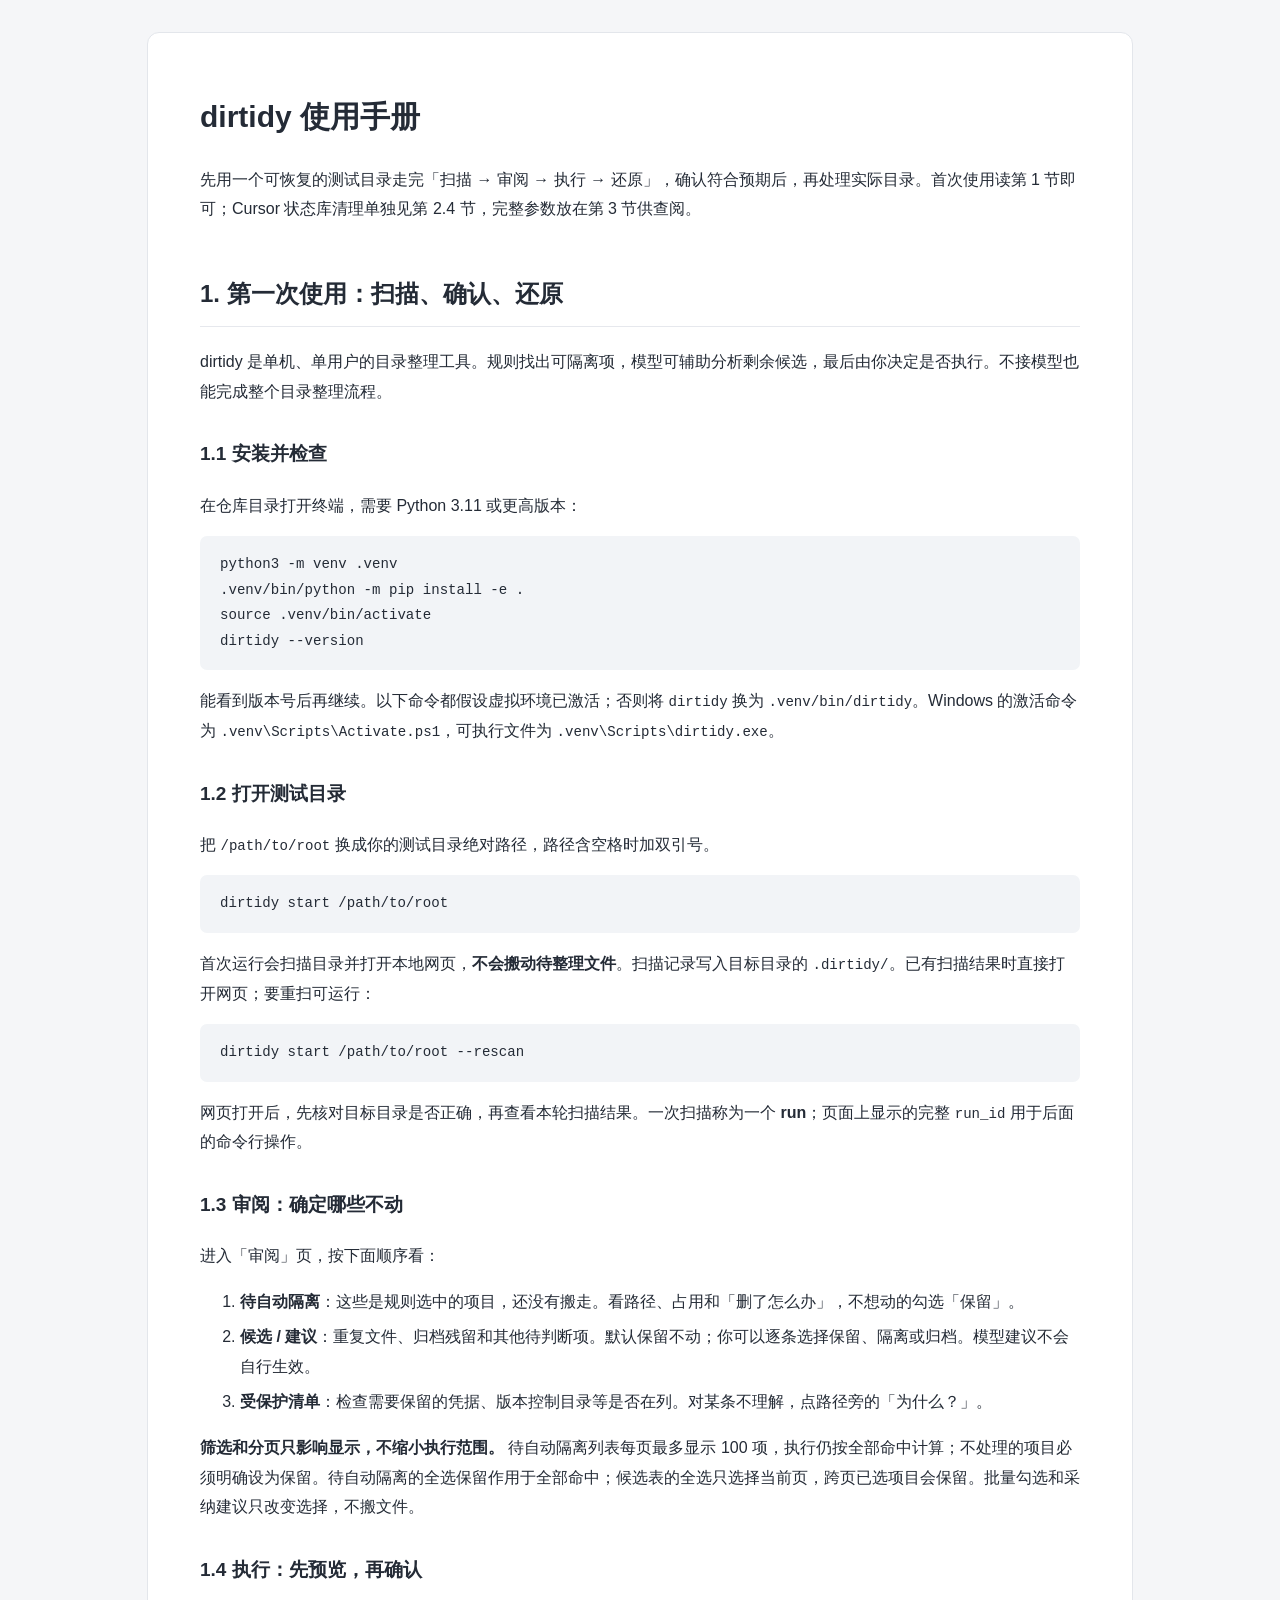
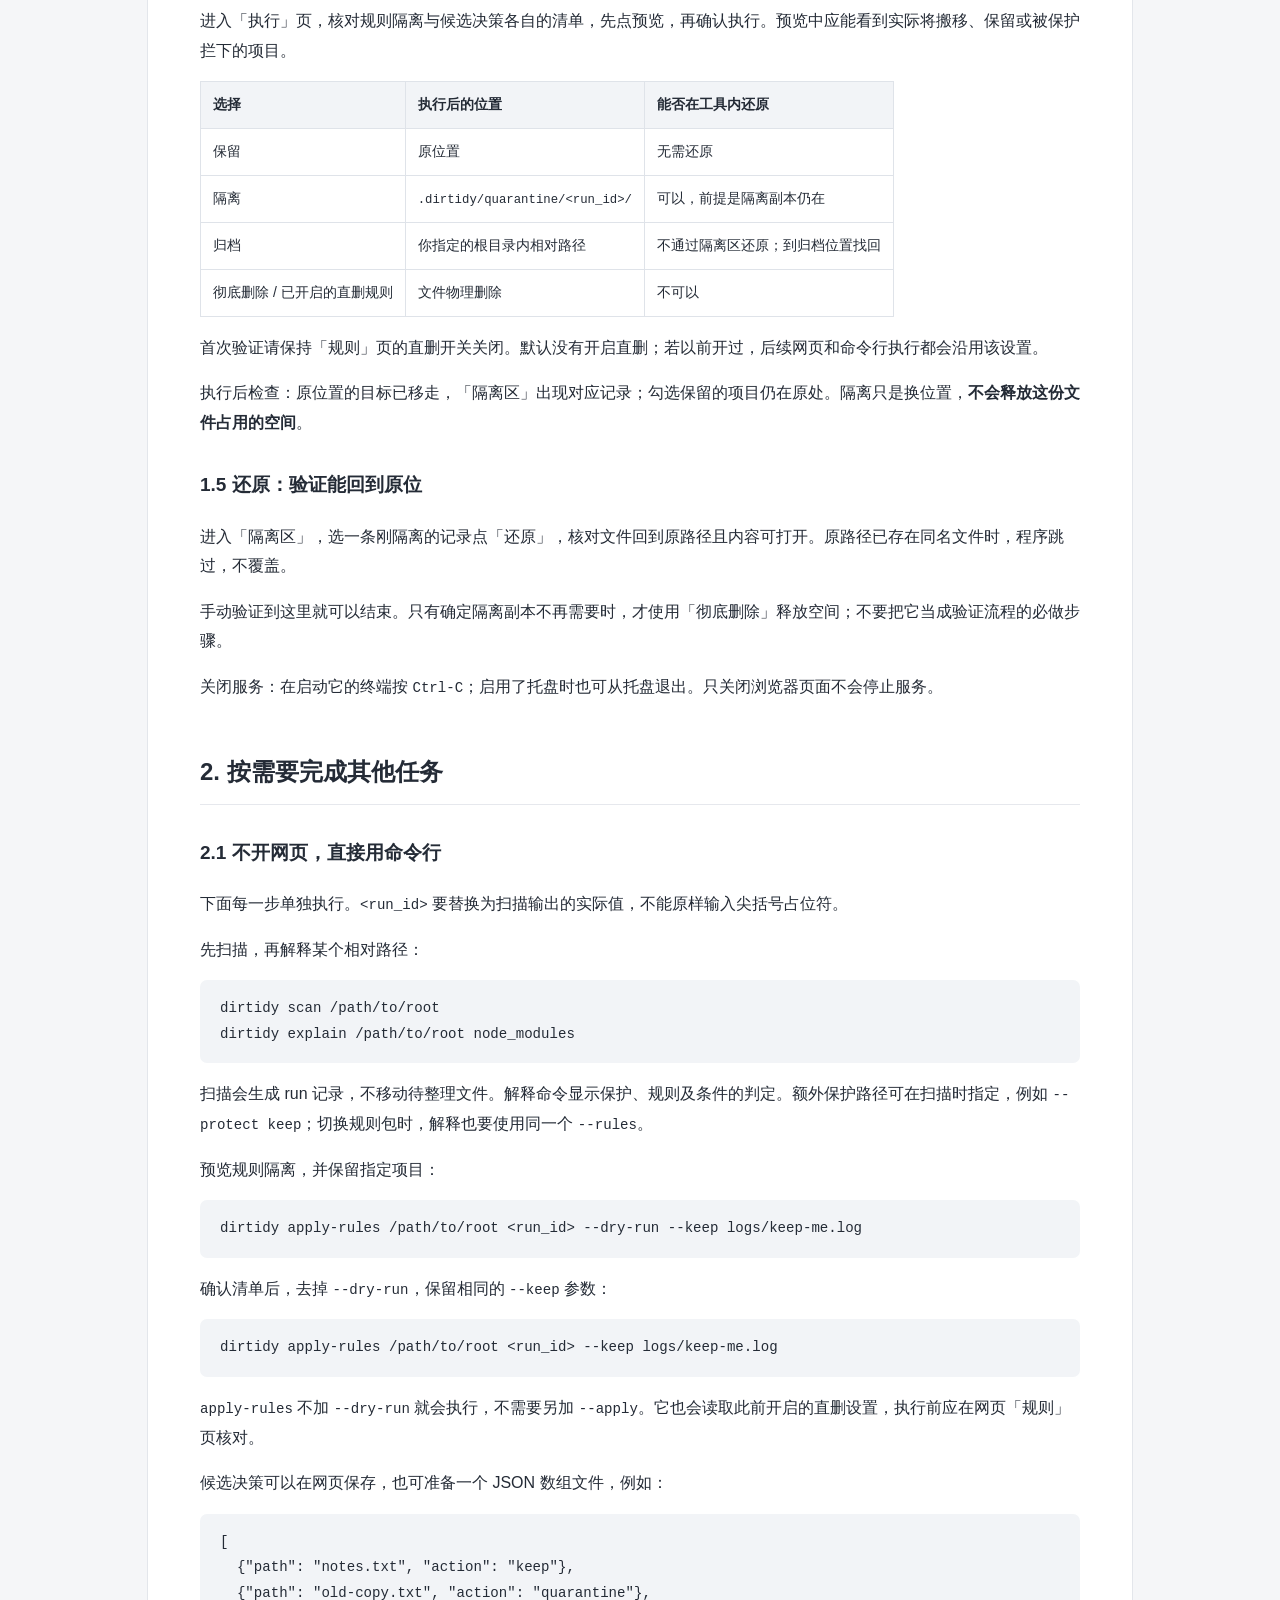
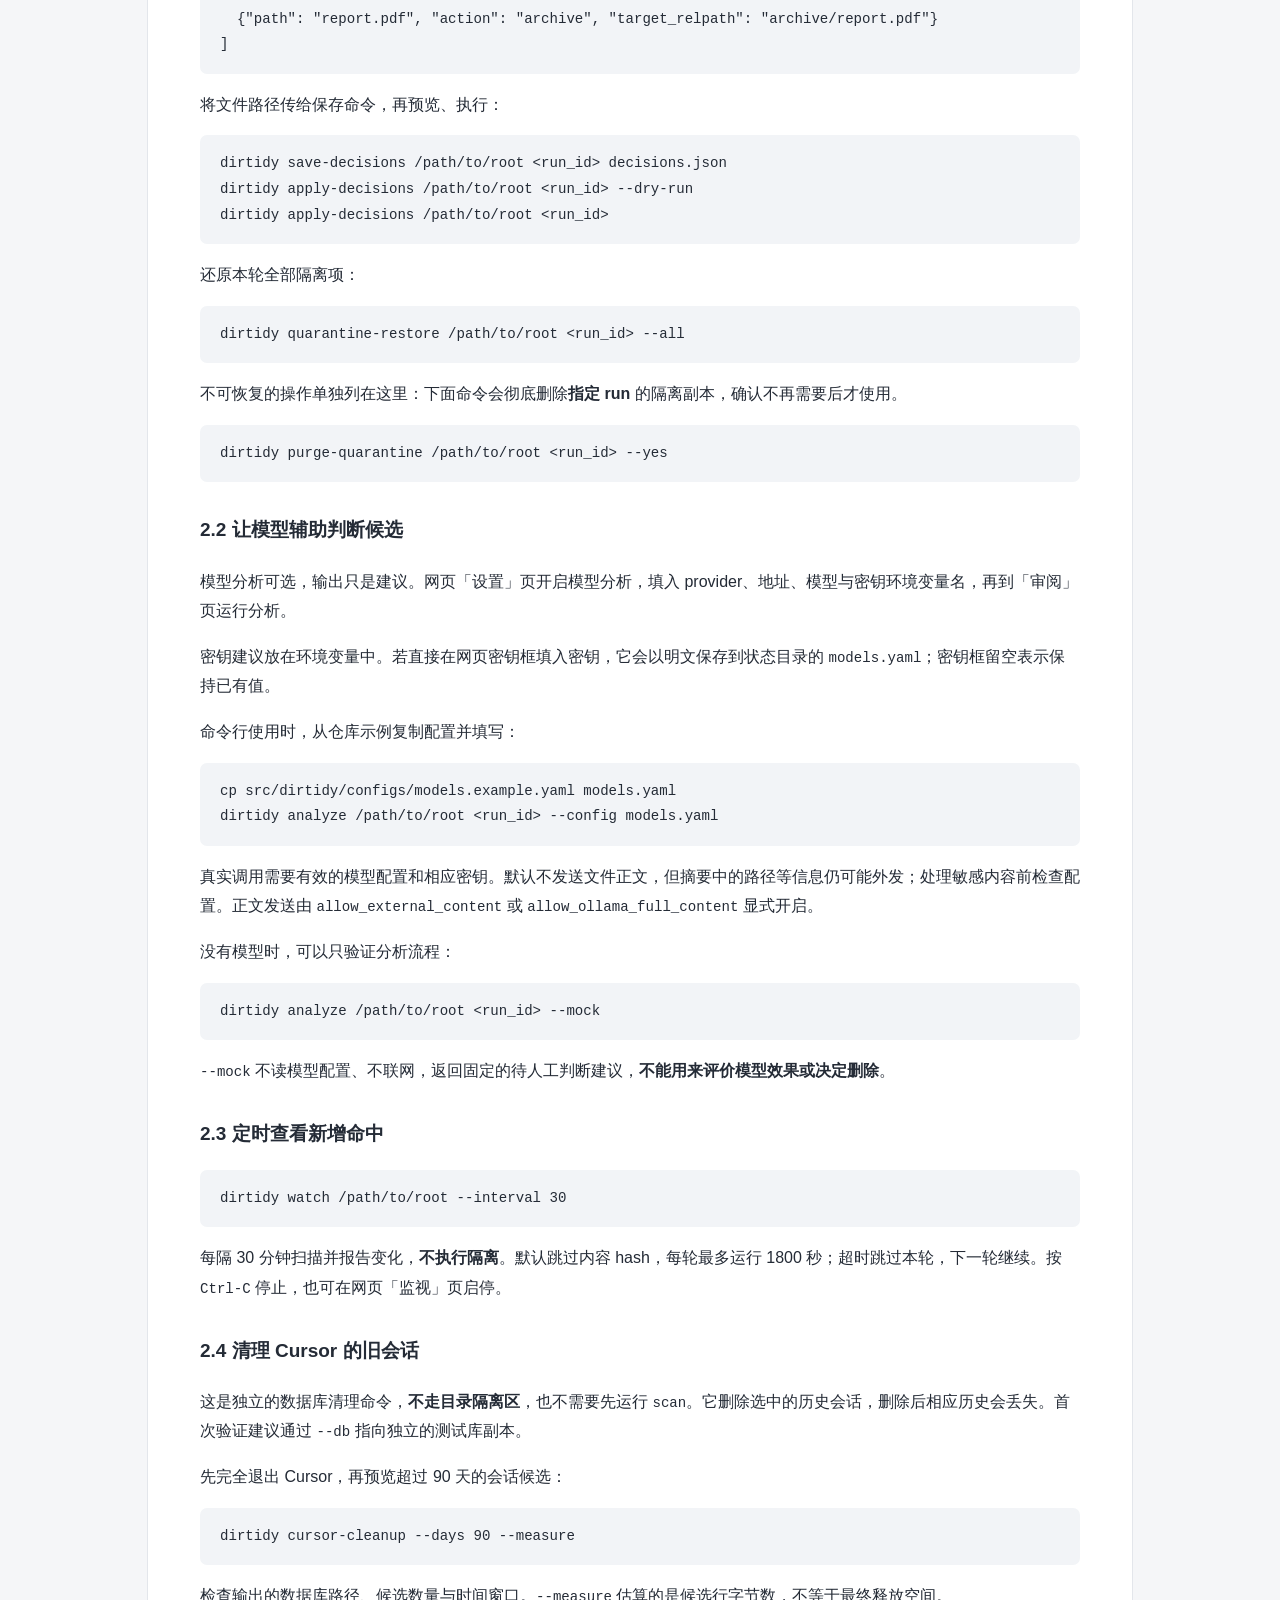
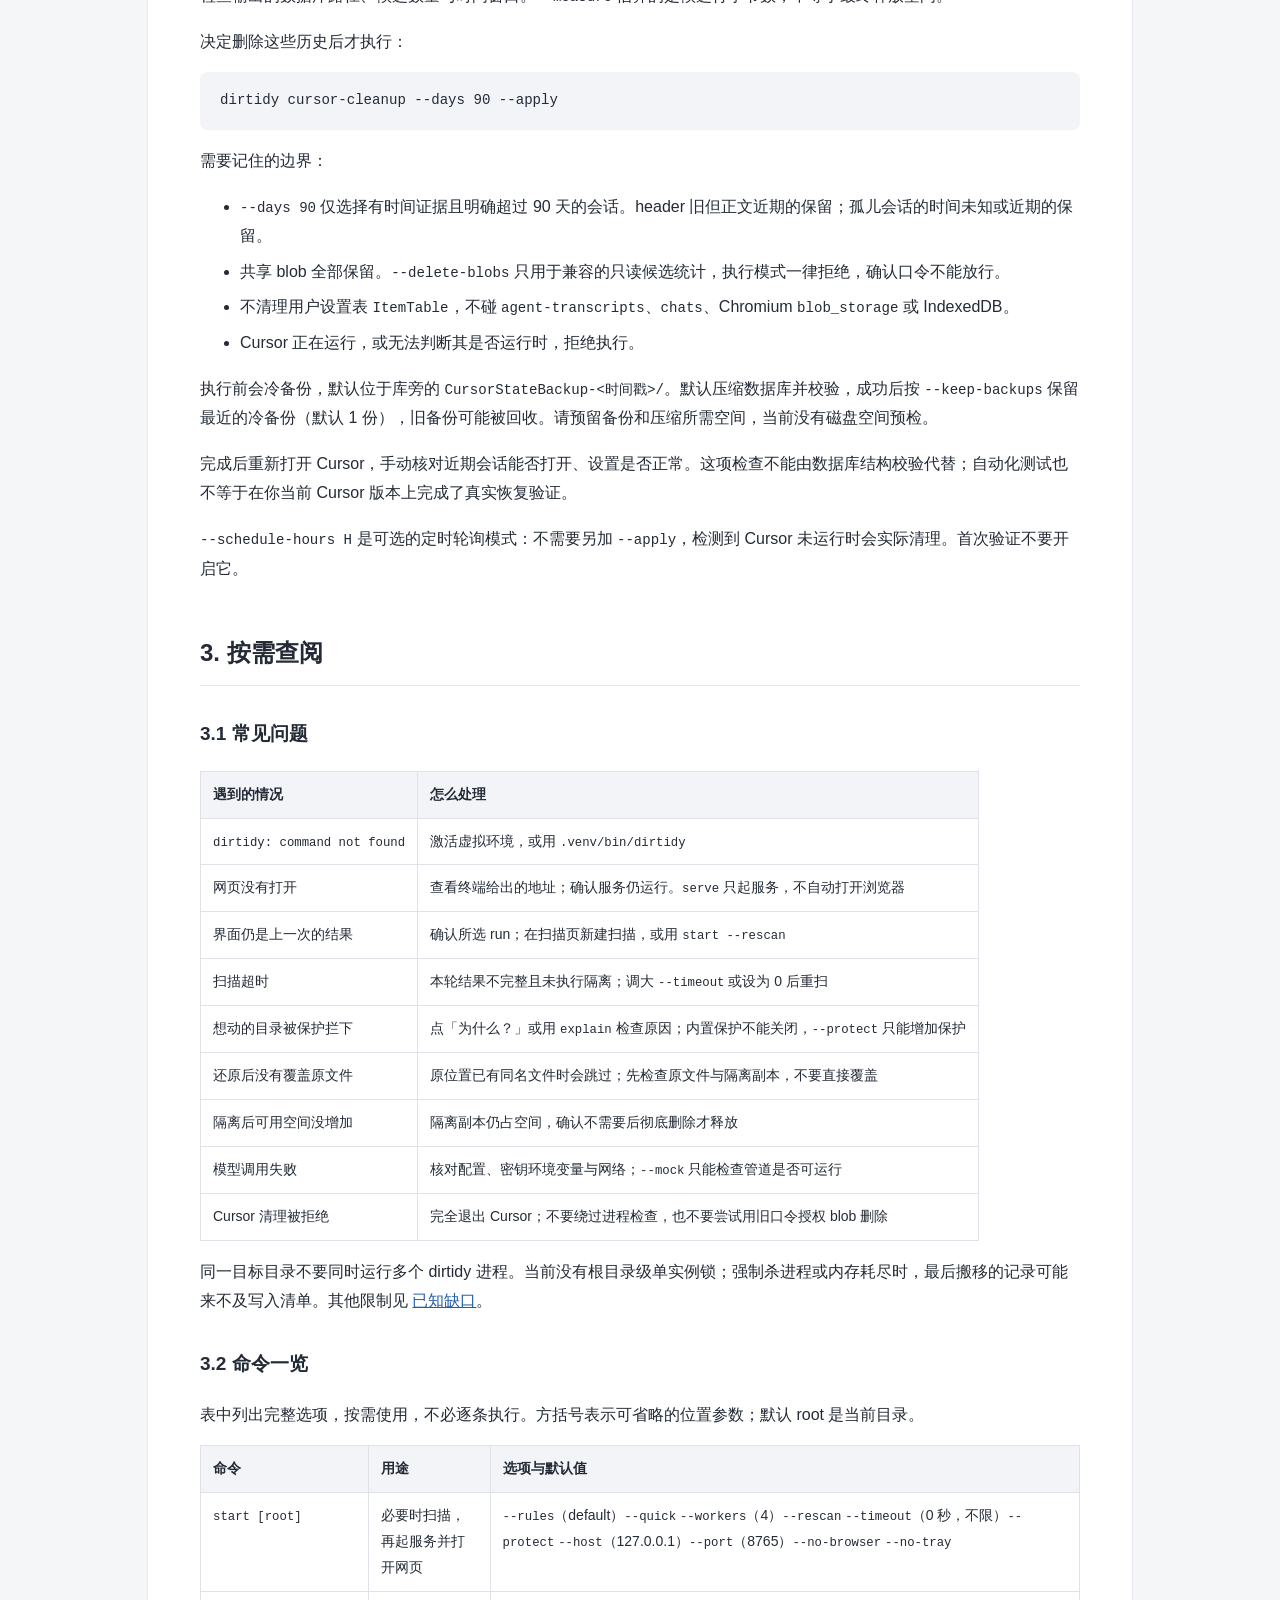
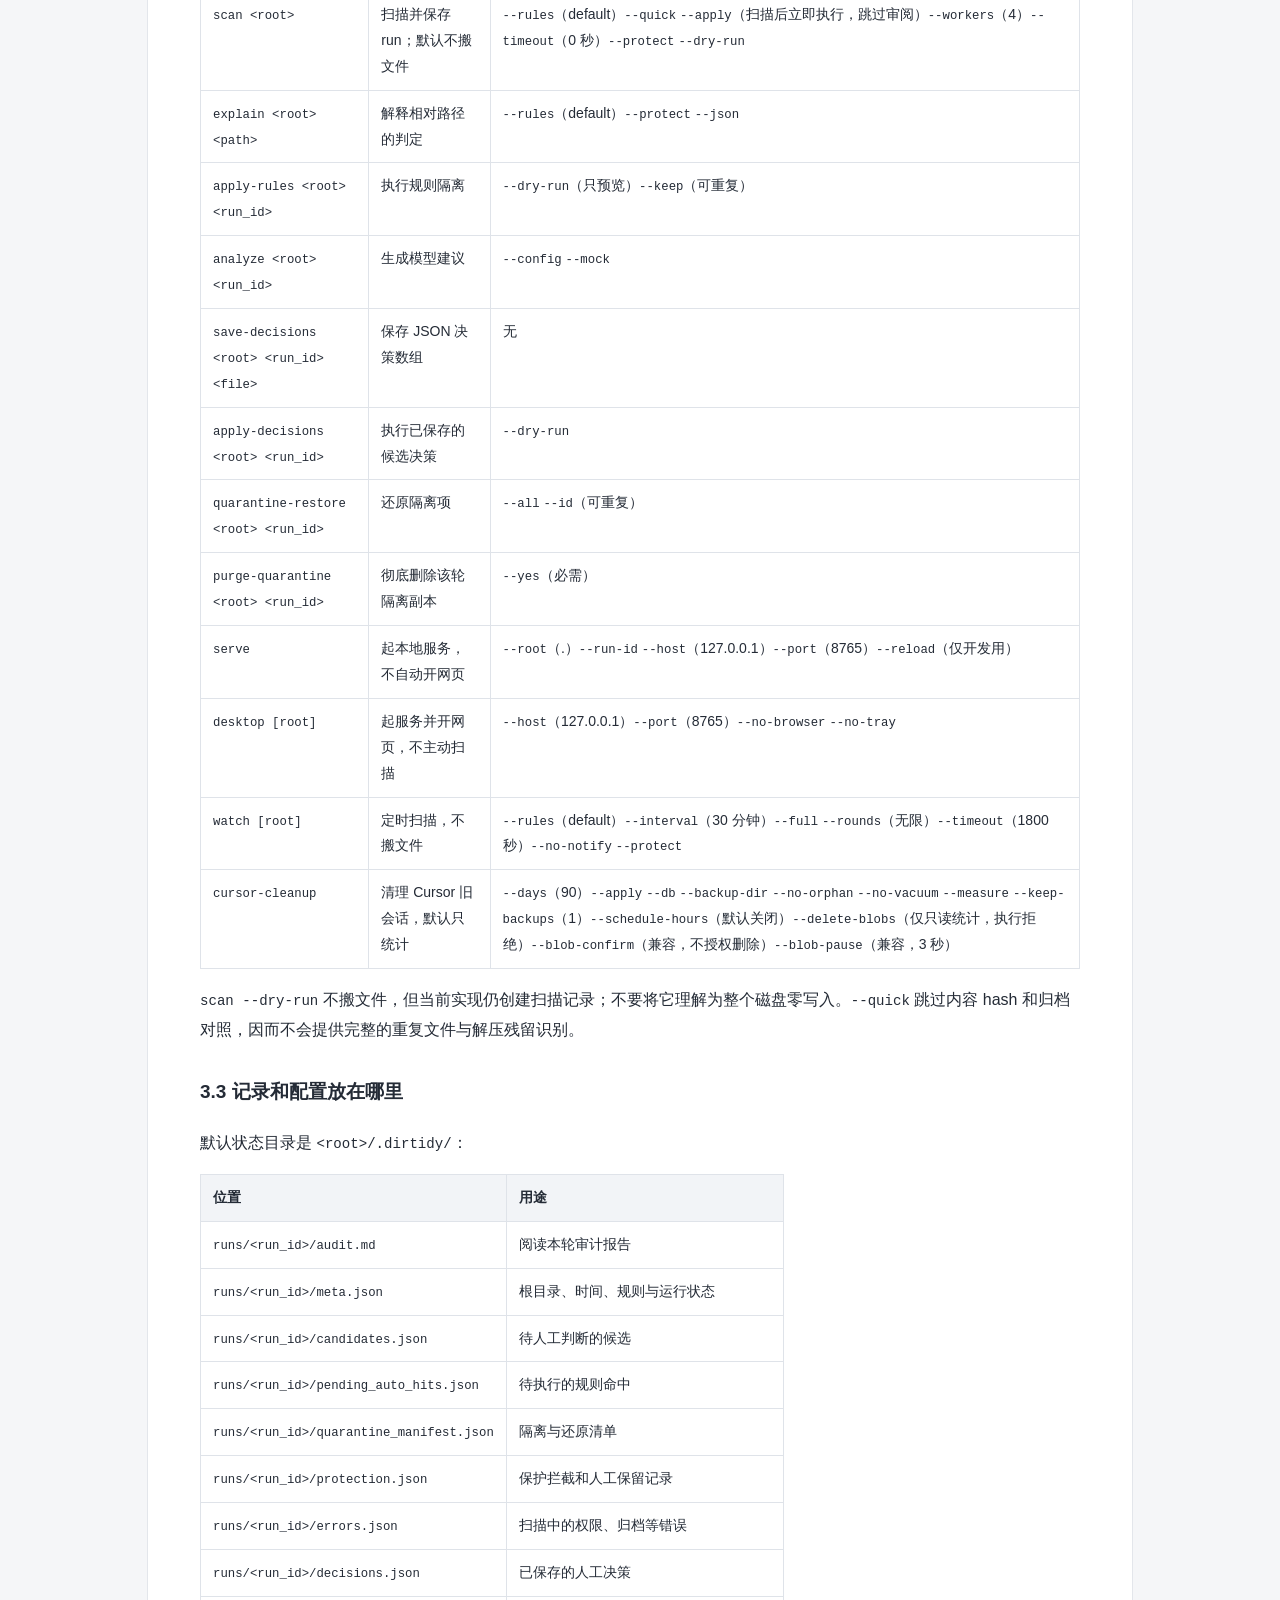
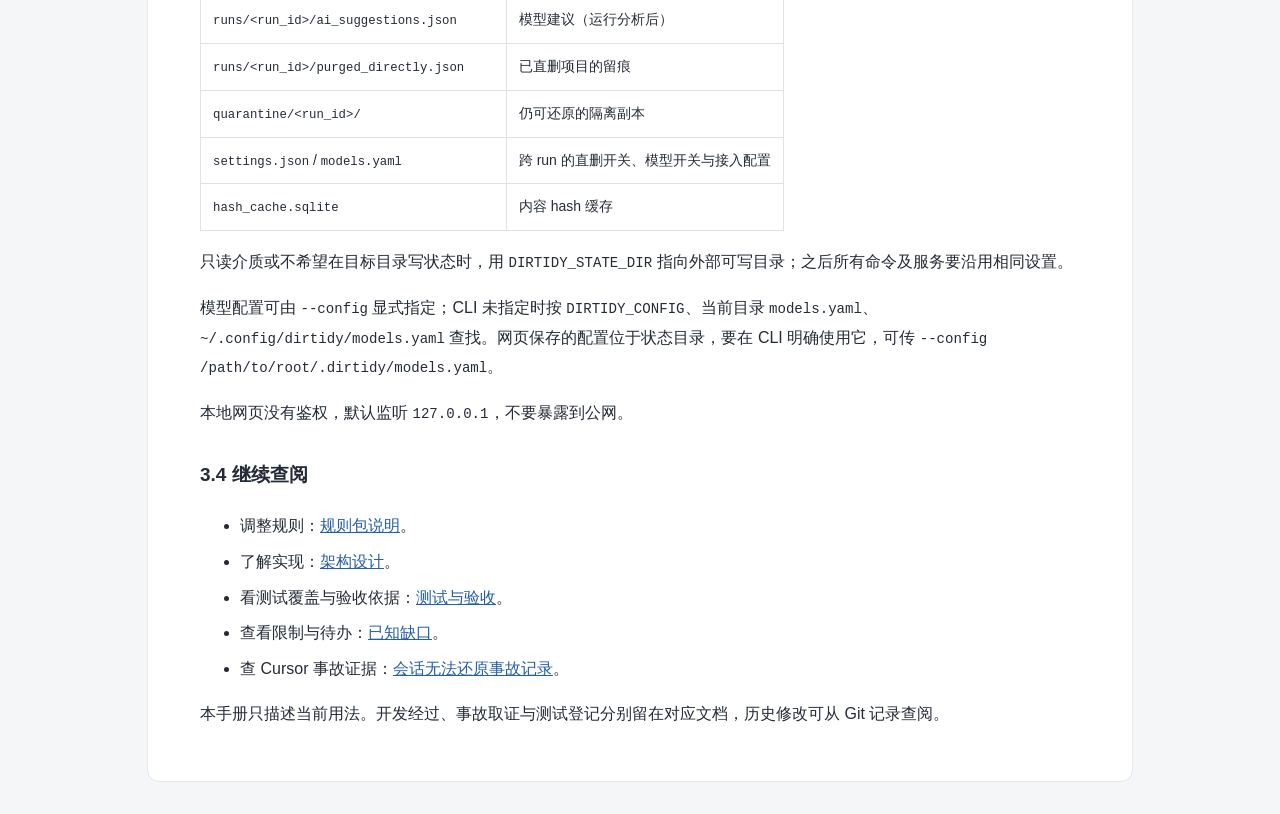
<file: outputs/dirtidy-使用手册.html>
<!DOCTYPE html><html lang="zh-CN"><head><meta charset="UTF-8"><meta name="viewport" content="width=device-width,initial-scale=1"><title>dirtidy 使用手册</title><style>body{margin:0;background:#f5f6f8;color:#242b36;font:16px/1.85 -apple-system,BlinkMacSystemFont,Arial,sans-serif}main{max-width:880px;margin:32px auto;background:white;padding:36px 52px;border:1px solid #e3e6eb;border-radius:12px}h1{font-size:30px}h2{font-size:24px;margin-top:48px;border-bottom:1px solid #e6e8ed;padding-bottom:10px}h3{font-size:19px;margin-top:30px}a{color:#245da8}pre{background:#f2f4f7;padding:16px 20px;border-radius:7px;overflow:auto;line-height:1.6}code{font-family:ui-monospace,SFMono-Regular,Consolas,monospace;font-size:.88em}table{border-collapse:collapse;width:100%;font-size:14px;display:block;overflow:auto}th,td{padding:10px 12px;border:1px solid #dfe3e9;text-align:left;vertical-align:top}th{background:#f2f4f7}strong{font-weight:650}li{margin:6px 0}@media(max-width:700px){main{margin:0;padding:20px;border:0;border-radius:0}h1{font-size:26px}}@media print{body{background:white}main{border:0;margin:0;padding:0;max-width:none}pre,table{break-inside:avoid}}</style></head><body><main><h1>dirtidy 使用手册</h1>
<p>先用一个可恢复的测试目录走完「扫描 → 审阅 → 执行 → 还原」，确认符合预期后，再处理实际目录。首次使用读第 1 节即可；Cursor 状态库清理单独见第 2.4 节，完整参数放在第 3 节供查阅。</p>
<h2>1. 第一次使用：扫描、确认、还原</h2>
<p>dirtidy 是单机、单用户的目录整理工具。规则找出可隔离项，模型可辅助分析剩余候选，最后由你决定是否执行。不接模型也能完成整个目录整理流程。</p>
<h3>1.1 安装并检查</h3>
<p>在仓库目录打开终端，需要 Python 3.11 或更高版本：</p>
<pre><code class="language-bash">python3 -m venv .venv
.venv/bin/python -m pip install -e .
source .venv/bin/activate
dirtidy --version
</code></pre>
<p>能看到版本号后再继续。以下命令都假设虚拟环境已激活；否则将 <code>dirtidy</code> 换为 <code>.venv/bin/dirtidy</code>。Windows 的激活命令为 <code>.venv\Scripts\Activate.ps1</code>，可执行文件为 <code>.venv\Scripts\dirtidy.exe</code>。</p>
<h3>1.2 打开测试目录</h3>
<p>把 <code>/path/to/root</code> 换成你的测试目录绝对路径，路径含空格时加双引号。</p>
<pre><code class="language-bash">dirtidy start /path/to/root
</code></pre>
<p>首次运行会扫描目录并打开本地网页，<strong>不会搬动待整理文件</strong>。扫描记录写入目标目录的 <code>.dirtidy/</code>。已有扫描结果时直接打开网页；要重扫可运行：</p>
<pre><code class="language-bash">dirtidy start /path/to/root --rescan
</code></pre>
<p>网页打开后，先核对目标目录是否正确，再查看本轮扫描结果。一次扫描称为一个 <strong>run</strong>；页面上显示的完整 <code>run_id</code> 用于后面的命令行操作。</p>
<h3>1.3 审阅：确定哪些不动</h3>
<p>进入「审阅」页，按下面顺序看：</p>
<ol>
<li><strong>待自动隔离</strong>：这些是规则选中的项目，还没有搬走。看路径、占用和「删了怎么办」，不想动的勾选「保留」。</li>
<li><strong>候选 / 建议</strong>：重复文件、归档残留和其他待判断项。默认保留不动；你可以逐条选择保留、隔离或归档。模型建议不会自行生效。</li>
<li><strong>受保护清单</strong>：检查需要保留的凭据、版本控制目录等是否在列。对某条不理解，点路径旁的「为什么？」。</li>
</ol>
<p><strong>筛选和分页只影响显示，不缩小执行范围。</strong> 待自动隔离列表每页最多显示 100 项，执行仍按全部命中计算；不处理的项目必须明确设为保留。待自动隔离的全选保留作用于全部命中；候选表的全选只选择当前页，跨页已选项目会保留。批量勾选和采纳建议只改变选择，不搬文件。</p>
<h3>1.4 执行：先预览，再确认</h3>
<p>进入「执行」页，核对规则隔离与候选决策各自的清单，先点预览，再确认执行。预览中应能看到实际将搬移、保留或被保护拦下的项目。</p>
<table>
<thead>
<tr>
<th>选择</th>
<th>执行后的位置</th>
<th>能否在工具内还原</th>
</tr>
</thead>
<tbody>
<tr>
<td>保留</td>
<td>原位置</td>
<td>无需还原</td>
</tr>
<tr>
<td>隔离</td>
<td><code>.dirtidy/quarantine/&lt;run_id&gt;/</code></td>
<td>可以，前提是隔离副本仍在</td>
</tr>
<tr>
<td>归档</td>
<td>你指定的根目录内相对路径</td>
<td>不通过隔离区还原；到归档位置找回</td>
</tr>
<tr>
<td>彻底删除 / 已开启的直删规则</td>
<td>文件物理删除</td>
<td>不可以</td>
</tr>
</tbody>
</table>
<p>首次验证请保持「规则」页的直删开关关闭。默认没有开启直删；若以前开过，后续网页和命令行执行都会沿用该设置。</p>
<p>执行后检查：原位置的目标已移走，「隔离区」出现对应记录；勾选保留的项目仍在原处。隔离只是换位置，<strong>不会释放这份文件占用的空间</strong>。</p>
<h3>1.5 还原：验证能回到原位</h3>
<p>进入「隔离区」，选一条刚隔离的记录点「还原」，核对文件回到原路径且内容可打开。原路径已存在同名文件时，程序跳过，不覆盖。</p>
<p>手动验证到这里就可以结束。只有确定隔离副本不再需要时，才使用「彻底删除」释放空间；不要把它当成验证流程的必做步骤。</p>
<p>关闭服务：在启动它的终端按 <code>Ctrl-C</code>；启用了托盘时也可从托盘退出。只关闭浏览器页面不会停止服务。</p>
<h2>2. 按需要完成其他任务</h2>
<h3>2.1 不开网页，直接用命令行</h3>
<p>下面每一步单独执行。<code>&lt;run_id&gt;</code> 要替换为扫描输出的实际值，不能原样输入尖括号占位符。</p>
<p>先扫描，再解释某个相对路径：</p>
<pre><code class="language-bash">dirtidy scan /path/to/root
dirtidy explain /path/to/root node_modules
</code></pre>
<p>扫描会生成 run 记录，不移动待整理文件。解释命令显示保护、规则及条件的判定。额外保护路径可在扫描时指定，例如 <code>--protect keep</code>；切换规则包时，解释也要使用同一个 <code>--rules</code>。</p>
<p>预览规则隔离，并保留指定项目：</p>
<pre><code class="language-bash">dirtidy apply-rules /path/to/root &lt;run_id&gt; --dry-run --keep logs/keep-me.log
</code></pre>
<p>确认清单后，去掉 <code>--dry-run</code>，保留相同的 <code>--keep</code> 参数：</p>
<pre><code class="language-bash">dirtidy apply-rules /path/to/root &lt;run_id&gt; --keep logs/keep-me.log
</code></pre>
<p><code>apply-rules</code> 不加 <code>--dry-run</code> 就会执行，不需要另加 <code>--apply</code>。它也会读取此前开启的直删设置，执行前应在网页「规则」页核对。</p>
<p>候选决策可以在网页保存，也可准备一个 JSON 数组文件，例如：</p>
<pre><code class="language-json">[
  {&quot;path&quot;: &quot;notes.txt&quot;, &quot;action&quot;: &quot;keep&quot;},
  {&quot;path&quot;: &quot;old-copy.txt&quot;, &quot;action&quot;: &quot;quarantine&quot;},
  {&quot;path&quot;: &quot;report.pdf&quot;, &quot;action&quot;: &quot;archive&quot;, &quot;target_relpath&quot;: &quot;archive/report.pdf&quot;}
]
</code></pre>
<p>将文件路径传给保存命令，再预览、执行：</p>
<pre><code class="language-bash">dirtidy save-decisions /path/to/root &lt;run_id&gt; decisions.json
dirtidy apply-decisions /path/to/root &lt;run_id&gt; --dry-run
dirtidy apply-decisions /path/to/root &lt;run_id&gt;
</code></pre>
<p>还原本轮全部隔离项：</p>
<pre><code class="language-bash">dirtidy quarantine-restore /path/to/root &lt;run_id&gt; --all
</code></pre>
<p>不可恢复的操作单独列在这里：下面命令会彻底删除<strong>指定 run</strong> 的隔离副本，确认不再需要后才使用。</p>
<pre><code class="language-bash">dirtidy purge-quarantine /path/to/root &lt;run_id&gt; --yes
</code></pre>
<h3>2.2 让模型辅助判断候选</h3>
<p>模型分析可选，输出只是建议。网页「设置」页开启模型分析，填入 provider、地址、模型与密钥环境变量名，再到「审阅」页运行分析。</p>
<p>密钥建议放在环境变量中。若直接在网页密钥框填入密钥，它会以明文保存到状态目录的 <code>models.yaml</code>；密钥框留空表示保持已有值。</p>
<p>命令行使用时，从仓库示例复制配置并填写：</p>
<pre><code class="language-bash">cp src/dirtidy/configs/models.example.yaml models.yaml
dirtidy analyze /path/to/root &lt;run_id&gt; --config models.yaml
</code></pre>
<p>真实调用需要有效的模型配置和相应密钥。默认不发送文件正文，但摘要中的路径等信息仍可能外发；处理敏感内容前检查配置。正文发送由 <code>allow_external_content</code> 或 <code>allow_ollama_full_content</code> 显式开启。</p>
<p>没有模型时，可以只验证分析流程：</p>
<pre><code class="language-bash">dirtidy analyze /path/to/root &lt;run_id&gt; --mock
</code></pre>
<p><code>--mock</code> 不读模型配置、不联网，返回固定的待人工判断建议，<strong>不能用来评价模型效果或决定删除</strong>。</p>
<h3>2.3 定时查看新增命中</h3>
<pre><code class="language-bash">dirtidy watch /path/to/root --interval 30
</code></pre>
<p>每隔 30 分钟扫描并报告变化，<strong>不执行隔离</strong>。默认跳过内容 hash，每轮最多运行 1800 秒；超时跳过本轮，下一轮继续。按 <code>Ctrl-C</code> 停止，也可在网页「监视」页启停。</p>
<h3>2.4 清理 Cursor 的旧会话</h3>
<p>这是独立的数据库清理命令，<strong>不走目录隔离区</strong>，也不需要先运行 <code>scan</code>。它删除选中的历史会话，删除后相应历史会丢失。首次验证建议通过 <code>--db</code> 指向独立的测试库副本。</p>
<p>先完全退出 Cursor，再预览超过 90 天的会话候选：</p>
<pre><code class="language-bash">dirtidy cursor-cleanup --days 90 --measure
</code></pre>
<p>检查输出的数据库路径、候选数量与时间窗口。<code>--measure</code> 估算的是候选行字节数，不等于最终释放空间。</p>
<p>决定删除这些历史后才执行：</p>
<pre><code class="language-bash">dirtidy cursor-cleanup --days 90 --apply
</code></pre>
<p>需要记住的边界：</p>
<ul>
<li><code>--days 90</code> 仅选择有时间证据且明确超过 90 天的会话。header 旧但正文近期的保留；孤儿会话的时间未知或近期的保留。</li>
<li>共享 blob 全部保留。<code>--delete-blobs</code> 只用于兼容的只读候选统计，执行模式一律拒绝，确认口令不能放行。</li>
<li>不清理用户设置表 <code>ItemTable</code>，不碰 <code>agent-transcripts</code>、<code>chats</code>、Chromium <code>blob_storage</code> 或 IndexedDB。</li>
<li>Cursor 正在运行，或无法判断其是否运行时，拒绝执行。</li>
</ul>
<p>执行前会冷备份，默认位于库旁的 <code>CursorStateBackup-&lt;时间戳&gt;/</code>。默认压缩数据库并校验，成功后按 <code>--keep-backups</code> 保留最近的冷备份（默认 1 份），旧备份可能被回收。请预留备份和压缩所需空间，当前没有磁盘空间预检。</p>
<p>完成后重新打开 Cursor，手动核对近期会话能否打开、设置是否正常。这项检查不能由数据库结构校验代替；自动化测试也不等于在你当前 Cursor 版本上完成了真实恢复验证。</p>
<p><code>--schedule-hours H</code> 是可选的定时轮询模式：不需要另加 <code>--apply</code>，检测到 Cursor 未运行时会实际清理。首次验证不要开启它。</p>
<h2>3. 按需查阅</h2>
<h3>3.1 常见问题</h3>
<table>
<thead>
<tr>
<th>遇到的情况</th>
<th>怎么处理</th>
</tr>
</thead>
<tbody>
<tr>
<td><code>dirtidy: command not found</code></td>
<td>激活虚拟环境，或用 <code>.venv/bin/dirtidy</code></td>
</tr>
<tr>
<td>网页没有打开</td>
<td>查看终端给出的地址；确认服务仍运行。<code>serve</code> 只起服务，不自动打开浏览器</td>
</tr>
<tr>
<td>界面仍是上一次的结果</td>
<td>确认所选 run；在扫描页新建扫描，或用 <code>start --rescan</code></td>
</tr>
<tr>
<td>扫描超时</td>
<td>本轮结果不完整且未执行隔离；调大 <code>--timeout</code> 或设为 0 后重扫</td>
</tr>
<tr>
<td>想动的目录被保护拦下</td>
<td>点「为什么？」或用 <code>explain</code> 检查原因；内置保护不能关闭，<code>--protect</code> 只能增加保护</td>
</tr>
<tr>
<td>还原后没有覆盖原文件</td>
<td>原位置已有同名文件时会跳过；先检查原文件与隔离副本，不要直接覆盖</td>
</tr>
<tr>
<td>隔离后可用空间没增加</td>
<td>隔离副本仍占空间，确认不需要后彻底删除才释放</td>
</tr>
<tr>
<td>模型调用失败</td>
<td>核对配置、密钥环境变量与网络；<code>--mock</code> 只能检查管道是否可运行</td>
</tr>
<tr>
<td>Cursor 清理被拒绝</td>
<td>完全退出 Cursor；不要绕过进程检查，也不要尝试用旧口令授权 blob 删除</td>
</tr>
</tbody>
</table>
<p>同一目标目录不要同时运行多个 dirtidy 进程。当前没有根目录级单实例锁；强制杀进程或内存耗尽时，最后搬移的记录可能来不及写入清单。其他限制见 <a href="../docs/06-已知缺口与后续.md">已知缺口</a>。</p>
<h3>3.2 命令一览</h3>
<p>表中列出完整选项，按需使用，不必逐条执行。方括号表示可省略的位置参数；默认 root 是当前目录。</p>
<table>
<thead>
<tr>
<th>命令</th>
<th>用途</th>
<th>选项与默认值</th>
</tr>
</thead>
<tbody>
<tr>
<td><code>start [root]</code></td>
<td>必要时扫描，再起服务并打开网页</td>
<td><code>--rules</code>（default）<code>--quick</code> <code>--workers</code>（4）<code>--rescan</code> <code>--timeout</code>（0 秒，不限）<code>--protect</code> <code>--host</code>（127.0.0.1）<code>--port</code>（8765）<code>--no-browser</code> <code>--no-tray</code></td>
</tr>
<tr>
<td><code>scan &lt;root&gt;</code></td>
<td>扫描并保存 run；默认不搬文件</td>
<td><code>--rules</code>（default）<code>--quick</code> <code>--apply</code>（扫描后立即执行，跳过审阅）<code>--workers</code>（4）<code>--timeout</code>（0 秒）<code>--protect</code> <code>--dry-run</code></td>
</tr>
<tr>
<td><code>explain &lt;root&gt; &lt;path&gt;</code></td>
<td>解释相对路径的判定</td>
<td><code>--rules</code>（default）<code>--protect</code> <code>--json</code></td>
</tr>
<tr>
<td><code>apply-rules &lt;root&gt; &lt;run_id&gt;</code></td>
<td>执行规则隔离</td>
<td><code>--dry-run</code>（只预览）<code>--keep</code>（可重复）</td>
</tr>
<tr>
<td><code>analyze &lt;root&gt; &lt;run_id&gt;</code></td>
<td>生成模型建议</td>
<td><code>--config</code> <code>--mock</code></td>
</tr>
<tr>
<td><code>save-decisions &lt;root&gt; &lt;run_id&gt; &lt;file&gt;</code></td>
<td>保存 JSON 决策数组</td>
<td>无</td>
</tr>
<tr>
<td><code>apply-decisions &lt;root&gt; &lt;run_id&gt;</code></td>
<td>执行已保存的候选决策</td>
<td><code>--dry-run</code></td>
</tr>
<tr>
<td><code>quarantine-restore &lt;root&gt; &lt;run_id&gt;</code></td>
<td>还原隔离项</td>
<td><code>--all</code> <code>--id</code>（可重复）</td>
</tr>
<tr>
<td><code>purge-quarantine &lt;root&gt; &lt;run_id&gt;</code></td>
<td>彻底删除该轮隔离副本</td>
<td><code>--yes</code>（必需）</td>
</tr>
<tr>
<td><code>serve</code></td>
<td>起本地服务，不自动开网页</td>
<td><code>--root</code>（.）<code>--run-id</code> <code>--host</code>（127.0.0.1）<code>--port</code>（8765）<code>--reload</code>（仅开发用）</td>
</tr>
<tr>
<td><code>desktop [root]</code></td>
<td>起服务并开网页，不主动扫描</td>
<td><code>--host</code>（127.0.0.1）<code>--port</code>（8765）<code>--no-browser</code> <code>--no-tray</code></td>
</tr>
<tr>
<td><code>watch [root]</code></td>
<td>定时扫描，不搬文件</td>
<td><code>--rules</code>（default）<code>--interval</code>（30 分钟）<code>--full</code> <code>--rounds</code>（无限）<code>--timeout</code>（1800 秒）<code>--no-notify</code> <code>--protect</code></td>
</tr>
<tr>
<td><code>cursor-cleanup</code></td>
<td>清理 Cursor 旧会话，默认只统计</td>
<td><code>--days</code>（90）<code>--apply</code> <code>--db</code> <code>--backup-dir</code> <code>--no-orphan</code> <code>--no-vacuum</code> <code>--measure</code> <code>--keep-backups</code>（1）<code>--schedule-hours</code>（默认关闭）<code>--delete-blobs</code>（仅只读统计，执行拒绝）<code>--blob-confirm</code>（兼容，不授权删除）<code>--blob-pause</code>（兼容，3 秒）</td>
</tr>
</tbody>
</table>
<p><code>scan --dry-run</code> 不搬文件，但当前实现仍创建扫描记录；不要将它理解为整个磁盘零写入。<code>--quick</code> 跳过内容 hash 和归档对照，因而不会提供完整的重复文件与解压残留识别。</p>
<h3>3.3 记录和配置放在哪里</h3>
<p>默认状态目录是 <code>&lt;root&gt;/.dirtidy/</code>：</p>
<table>
<thead>
<tr>
<th>位置</th>
<th>用途</th>
</tr>
</thead>
<tbody>
<tr>
<td><code>runs/&lt;run_id&gt;/audit.md</code></td>
<td>阅读本轮审计报告</td>
</tr>
<tr>
<td><code>runs/&lt;run_id&gt;/meta.json</code></td>
<td>根目录、时间、规则与运行状态</td>
</tr>
<tr>
<td><code>runs/&lt;run_id&gt;/candidates.json</code></td>
<td>待人工判断的候选</td>
</tr>
<tr>
<td><code>runs/&lt;run_id&gt;/pending_auto_hits.json</code></td>
<td>待执行的规则命中</td>
</tr>
<tr>
<td><code>runs/&lt;run_id&gt;/quarantine_manifest.json</code></td>
<td>隔离与还原清单</td>
</tr>
<tr>
<td><code>runs/&lt;run_id&gt;/protection.json</code></td>
<td>保护拦截和人工保留记录</td>
</tr>
<tr>
<td><code>runs/&lt;run_id&gt;/errors.json</code></td>
<td>扫描中的权限、归档等错误</td>
</tr>
<tr>
<td><code>runs/&lt;run_id&gt;/decisions.json</code></td>
<td>已保存的人工决策</td>
</tr>
<tr>
<td><code>runs/&lt;run_id&gt;/ai_suggestions.json</code></td>
<td>模型建议（运行分析后）</td>
</tr>
<tr>
<td><code>runs/&lt;run_id&gt;/purged_directly.json</code></td>
<td>已直删项目的留痕</td>
</tr>
<tr>
<td><code>quarantine/&lt;run_id&gt;/</code></td>
<td>仍可还原的隔离副本</td>
</tr>
<tr>
<td><code>settings.json</code> / <code>models.yaml</code></td>
<td>跨 run 的直删开关、模型开关与接入配置</td>
</tr>
<tr>
<td><code>hash_cache.sqlite</code></td>
<td>内容 hash 缓存</td>
</tr>
</tbody>
</table>
<p>只读介质或不希望在目标目录写状态时，用 <code>DIRTIDY_STATE_DIR</code> 指向外部可写目录；之后所有命令及服务要沿用相同设置。</p>
<p>模型配置可由 <code>--config</code> 显式指定；CLI 未指定时按 <code>DIRTIDY_CONFIG</code>、当前目录 <code>models.yaml</code>、<code>~/.config/dirtidy/models.yaml</code> 查找。网页保存的配置位于状态目录，要在 CLI 明确使用它，可传 <code>--config /path/to/root/.dirtidy/models.yaml</code>。</p>
<p>本地网页没有鉴权，默认监听 <code>127.0.0.1</code>，不要暴露到公网。</p>
<h3>3.4 继续查阅</h3>
<ul>
<li>调整规则：<a href="../docs/04-规则包说明.md">规则包说明</a>。</li>
<li>了解实现：<a href="../docs/03-架构设计.md">架构设计</a>。</li>
<li>看测试覆盖与验收依据：<a href="../docs/05-测试与验收.md">测试与验收</a>。</li>
<li>查看限制与待办：<a href="../docs/06-已知缺口与后续.md">已知缺口</a>。</li>
<li>查 Cursor 事故证据：<a href="../docs/cursor-cleanup-integration/事故-20261022-会话无法还原.md">会话无法还原事故记录</a>。</li>
</ul>
<p>本手册只描述当前用法。开发经过、事故取证与测试登记分别留在对应文档，历史修改可从 Git 记录查阅。</p></main></body></html>
</file>
